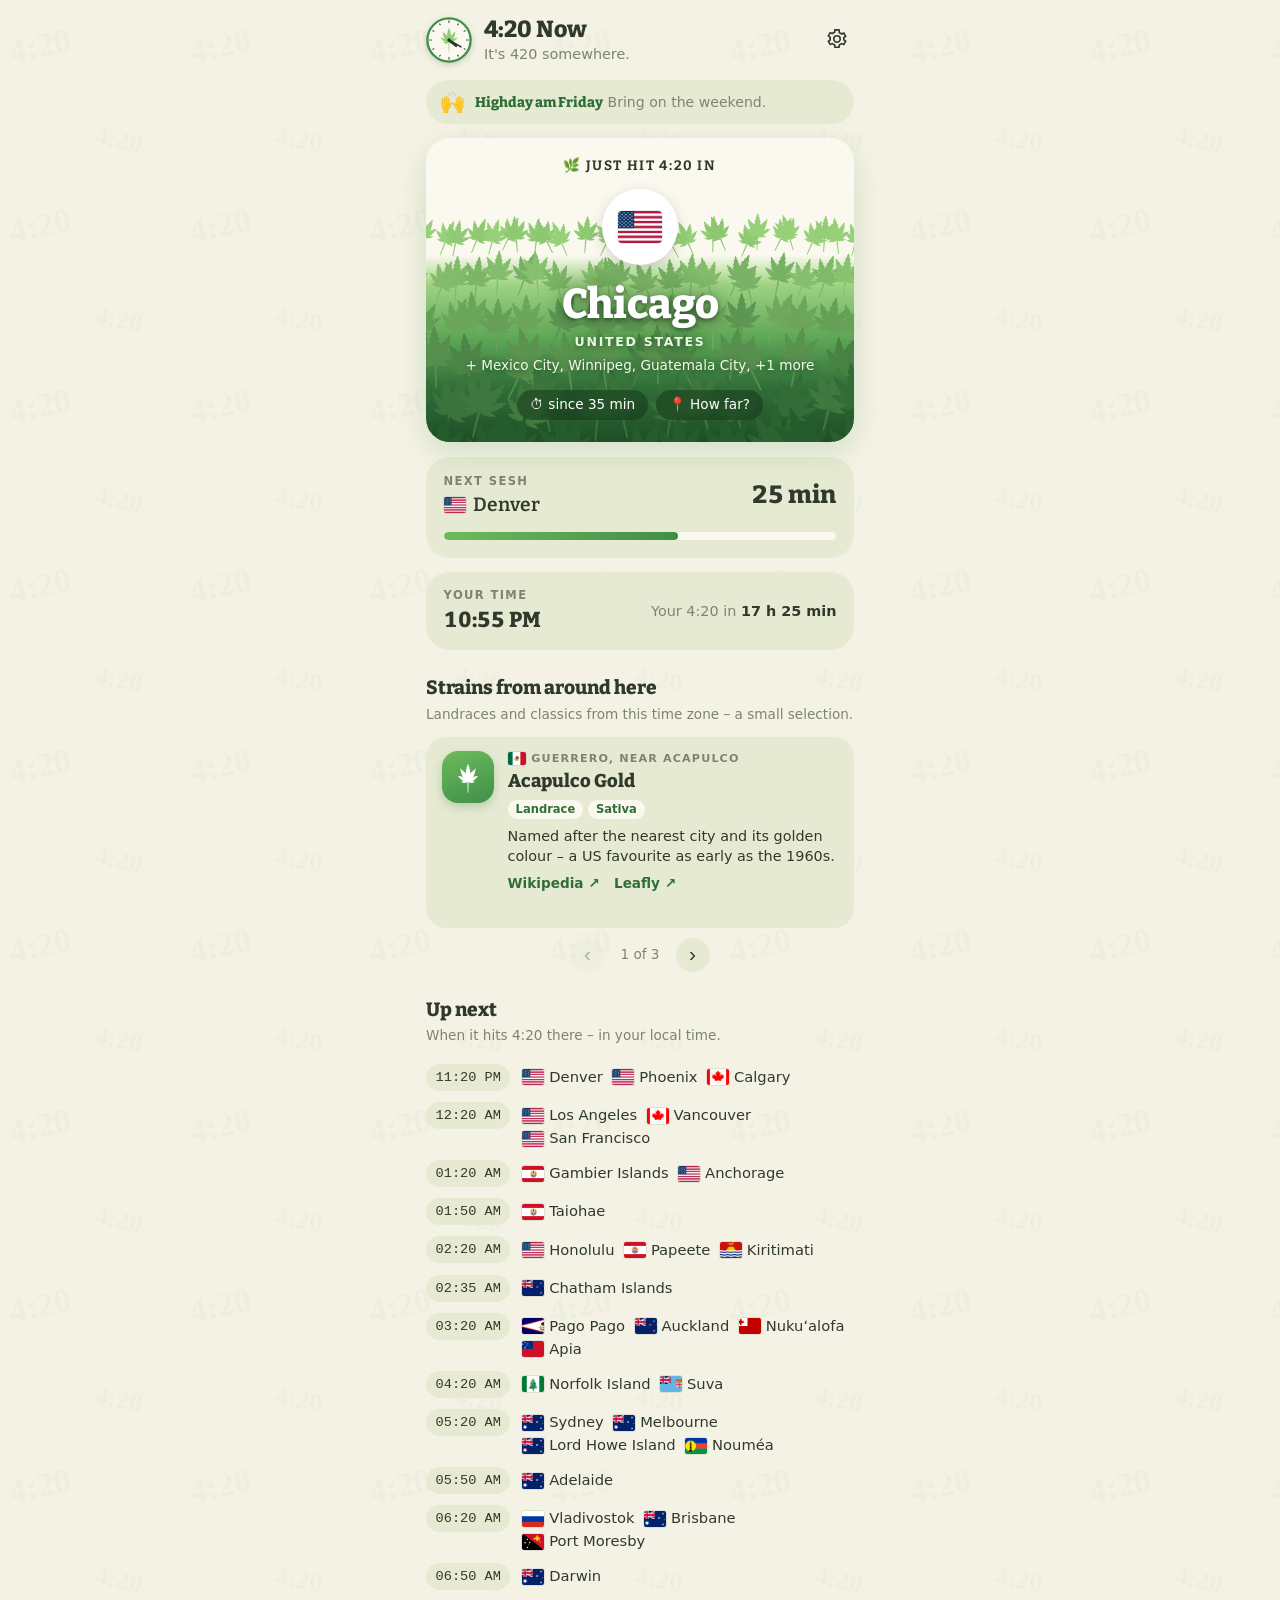
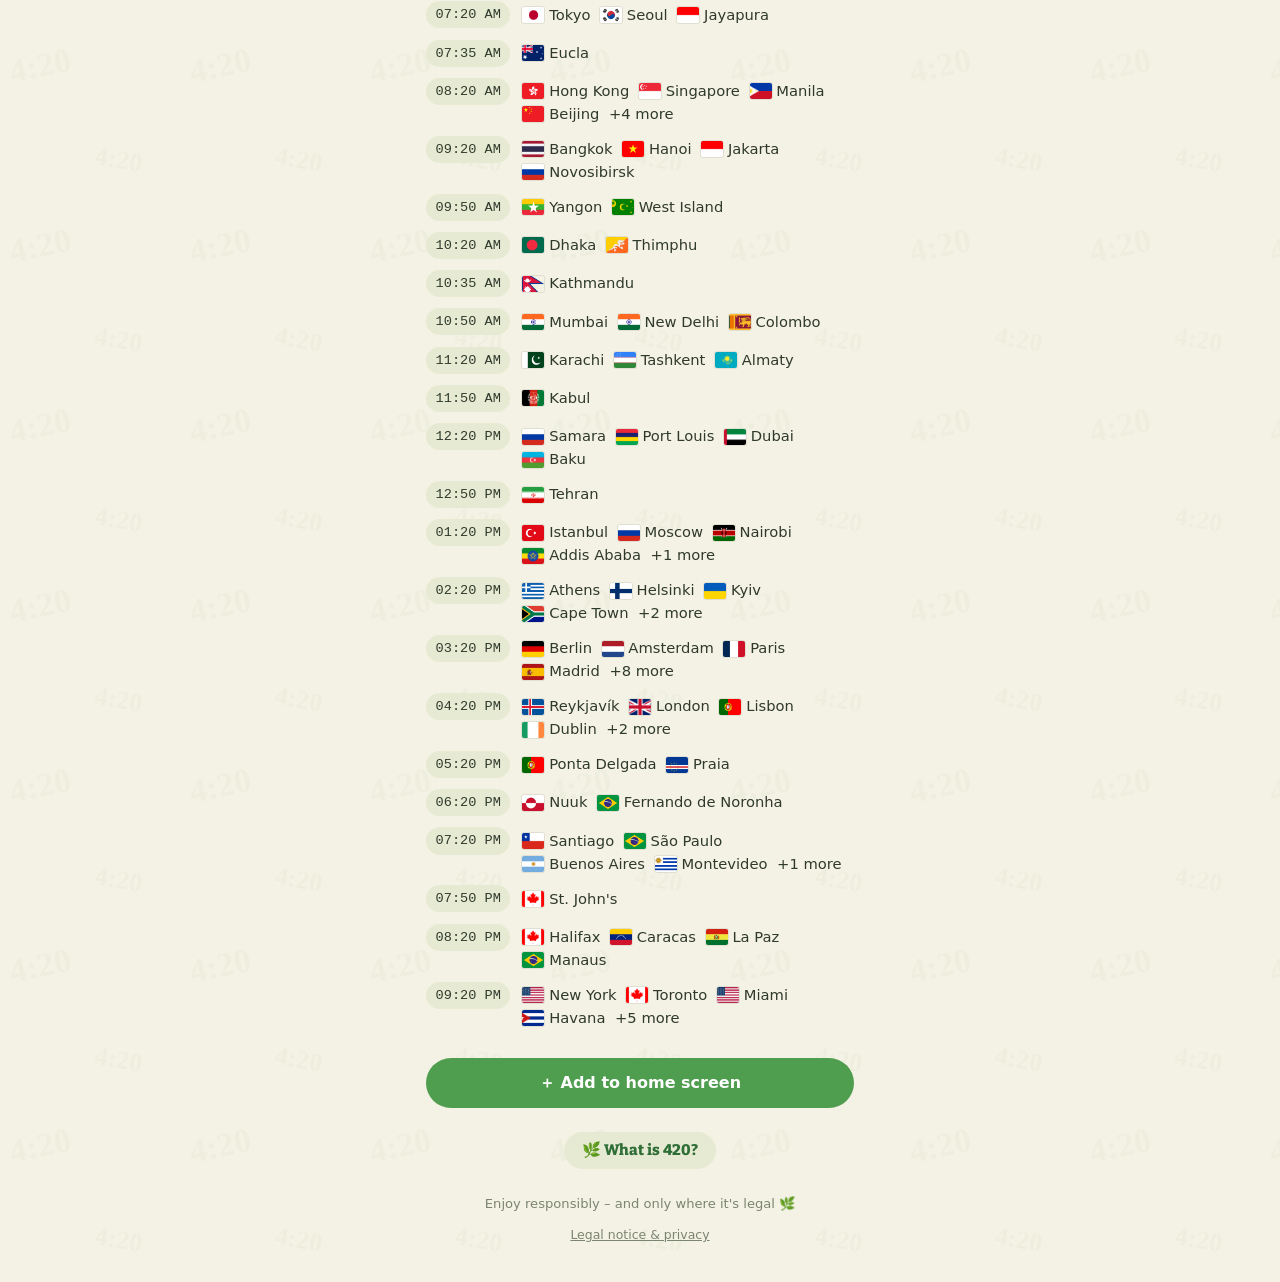
<file: index.html>
<!doctype html>
<html lang="en">
<head>
  <meta charset="utf-8" />
  <meta name="viewport" content="width=device-width, initial-scale=1, viewport-fit=cover" />
  <meta name="theme-color" content="#f4f2e4" />
  <title>4:20 Now – It's 420 somewhere</title>
  <meta name="description" content="Somewhere in the world it's always 4:20. See where right now." />
  <link rel="icon" href="icon.svg" type="image/svg+xml" />
  <link rel="apple-touch-icon" href="icon.svg" />
  <link rel="manifest" href="manifest.webmanifest" />
  <link rel="preload" href="fonts/bitter-latin.woff2" as="font" type="font/woff2" crossorigin />
  <link rel="stylesheet" href="style.css?v=3" />
</head>
<body>
  <div class="app">
    <header class="top">
      <img class="logo" src="icon.svg" alt="" width="46" height="46" />
      <div class="titles">
        <h1>4:20 Now</h1>
        <p data-i18n="tagline">It's 420 somewhere.</p>
      </div>
      <button class="icon-btn" id="settings-btn" aria-label="Settings" data-i18n-aria="settings">
        <svg viewBox="0 0 24 24" width="22" height="22" aria-hidden="true"><path fill="none" stroke="currentColor" stroke-width="1.8" d="M12 15.5a3.5 3.5 0 1 0 0-7 3.5 3.5 0 0 0 0 7Zm7.4-2.1.1-1.4-.1-1.4 2-1.6-2-3.4-2.4.9a7.6 7.6 0 0 0-2.4-1.4L14.2 2h-4.4l-.4 2.6c-.9.3-1.7.8-2.4 1.4l-2.4-.9-2 3.4 2 1.6-.1 1.4.1 1.4-2 1.6 2 3.4 2.4-.9c.7.6 1.5 1.1 2.4 1.4l.4 2.6h4.4l.4-2.6c.9-.3 1.7-.8 2.4-1.4l2.4.9 2-3.4-2-1.6Z"/></svg>
      </button>
    </header>

    <main>
      <!-- Easter egg of the day -->
      <p class="egg" id="egg" aria-live="polite"></p>

      <!-- Current place -->
      <section class="hero card" aria-live="polite">
        <p class="eyebrow"><span aria-hidden="true">🌿</span> <span id="hero-eyebrow">It's 4:20 in</span></p>
        <div class="flag-badge"><img id="hero-flag" alt="" /></div>
        <div class="haze" id="haze">
          <svg class="leaf-sea" id="leaf-sea" aria-hidden="true"></svg>
          <div class="hero-text">
            <h2 id="hero-city">…</h2>
            <p class="hero-country" id="hero-country"></p>
            <p class="hero-also" id="hero-also"></p>
            <div class="chips">
              <span class="chip" id="since-chip">⏱ <span id="since-text"></span></span>
              <button class="chip" id="distance-btn">📍 <span id="distance-text" data-i18n="howFar">How far?</span></button>
            </div>
          </div>
        </div>
      </section>

      <!-- Next place -->
      <section class="next card">
        <div class="next-row">
          <div>
            <p class="label" data-i18n="nextSesh">Next sesh</p>
            <p class="next-city"><img class="flag" id="next-flag" alt="" /> <span id="next-city"></span></p>
          </div>
          <p class="next-in" id="next-in"></p>
        </div>
        <div class="progress" role="progressbar" aria-valuemin="0" aria-valuemax="100" id="progress">
          <div class="progress-fill" id="progress-fill"></div>
        </div>
      </section>

      <!-- Your clock -->
      <section class="you card">
        <div>
          <p class="label" data-i18n="yourTime">Your time</p>
          <p class="you-clock" id="you-clock">--:--</p>
        </div>
        <p class="you-next" id="you-next"></p>
      </section>

      <!-- Strains from the current time zone -->
      <section class="strains">
        <h3 data-i18n="strainsTitle">Strains from around here</h3>
        <p class="hint" id="strains-hint"></p>
        <div id="strain-list" class="strain-list" tabindex="0" aria-roledescription="carousel"></div>
        <div class="carousel-nav" id="carousel-nav">
          <button class="nav-btn" id="strain-prev" aria-label="Previous" data-i18n-aria="prev">‹</button>
          <span id="strain-count" aria-live="polite"></span>
          <button class="nav-btn" id="strain-next" aria-label="Next" data-i18n-aria="next">›</button>
        </div>
      </section>

      <!-- Timeline -->
      <section class="timeline">
        <h3 data-i18n="upNext">Up next</h3>
        <p class="hint" data-i18n="upNextHint">When it hits 4:20 there – in your local time.</p>
        <ol id="timeline"></ol>
      </section>

      <button class="install-btn" id="install-btn" hidden>＋ <span data-i18n="install">Add to home screen</span></button>
    </main>

    <footer class="foot">
      <a class="about-link" href="about.html">🌿 <span data-i18n="whatIs420">What is 420?</span></a>
      <p data-i18n="responsibly">Enjoy responsibly – and only where it's legal 🌿</p>
      <p><a class="legal-link" href="impressum.html" data-i18n="legal">Legal notice &amp; privacy</a></p>
    </footer>
  </div>

  <dialog id="settings">
    <form method="dialog">
      <h3 data-i18n="settings">Settings</h3>
      <fieldset>
        <legend data-i18n="language">Language</legend>
        <label><input type="radio" name="lang" value="auto" /> <span data-i18n="langAuto">Automatic (browser)</span></label>
        <label><input type="radio" name="lang" value="de" /> Deutsch</label>
        <label><input type="radio" name="lang" value="en" /> English</label>
      </fieldset>
      <fieldset>
        <legend data-i18n="clock">Clock</legend>
        <label><input type="radio" name="clock" value="auto" /> <span data-i18n="langAuto">Automatic (browser)</span></label>
        <label><input type="radio" name="clock" value="24" /> 16:20</label>
        <label><input type="radio" name="clock" value="12" /> 4:20 PM</label>
      </fieldset>
      <div class="dialog-actions"><button value="close" data-i18n="close">Close</button></div>
    </form>
  </dialog>

  <script src="leaf-path.js?v=3"></script>
  <script src="cities.js?v=3"></script>
  <script src="strains.js?v=3"></script>
  <script src="app.js?v=3"></script>
</body>
</html>
</file>
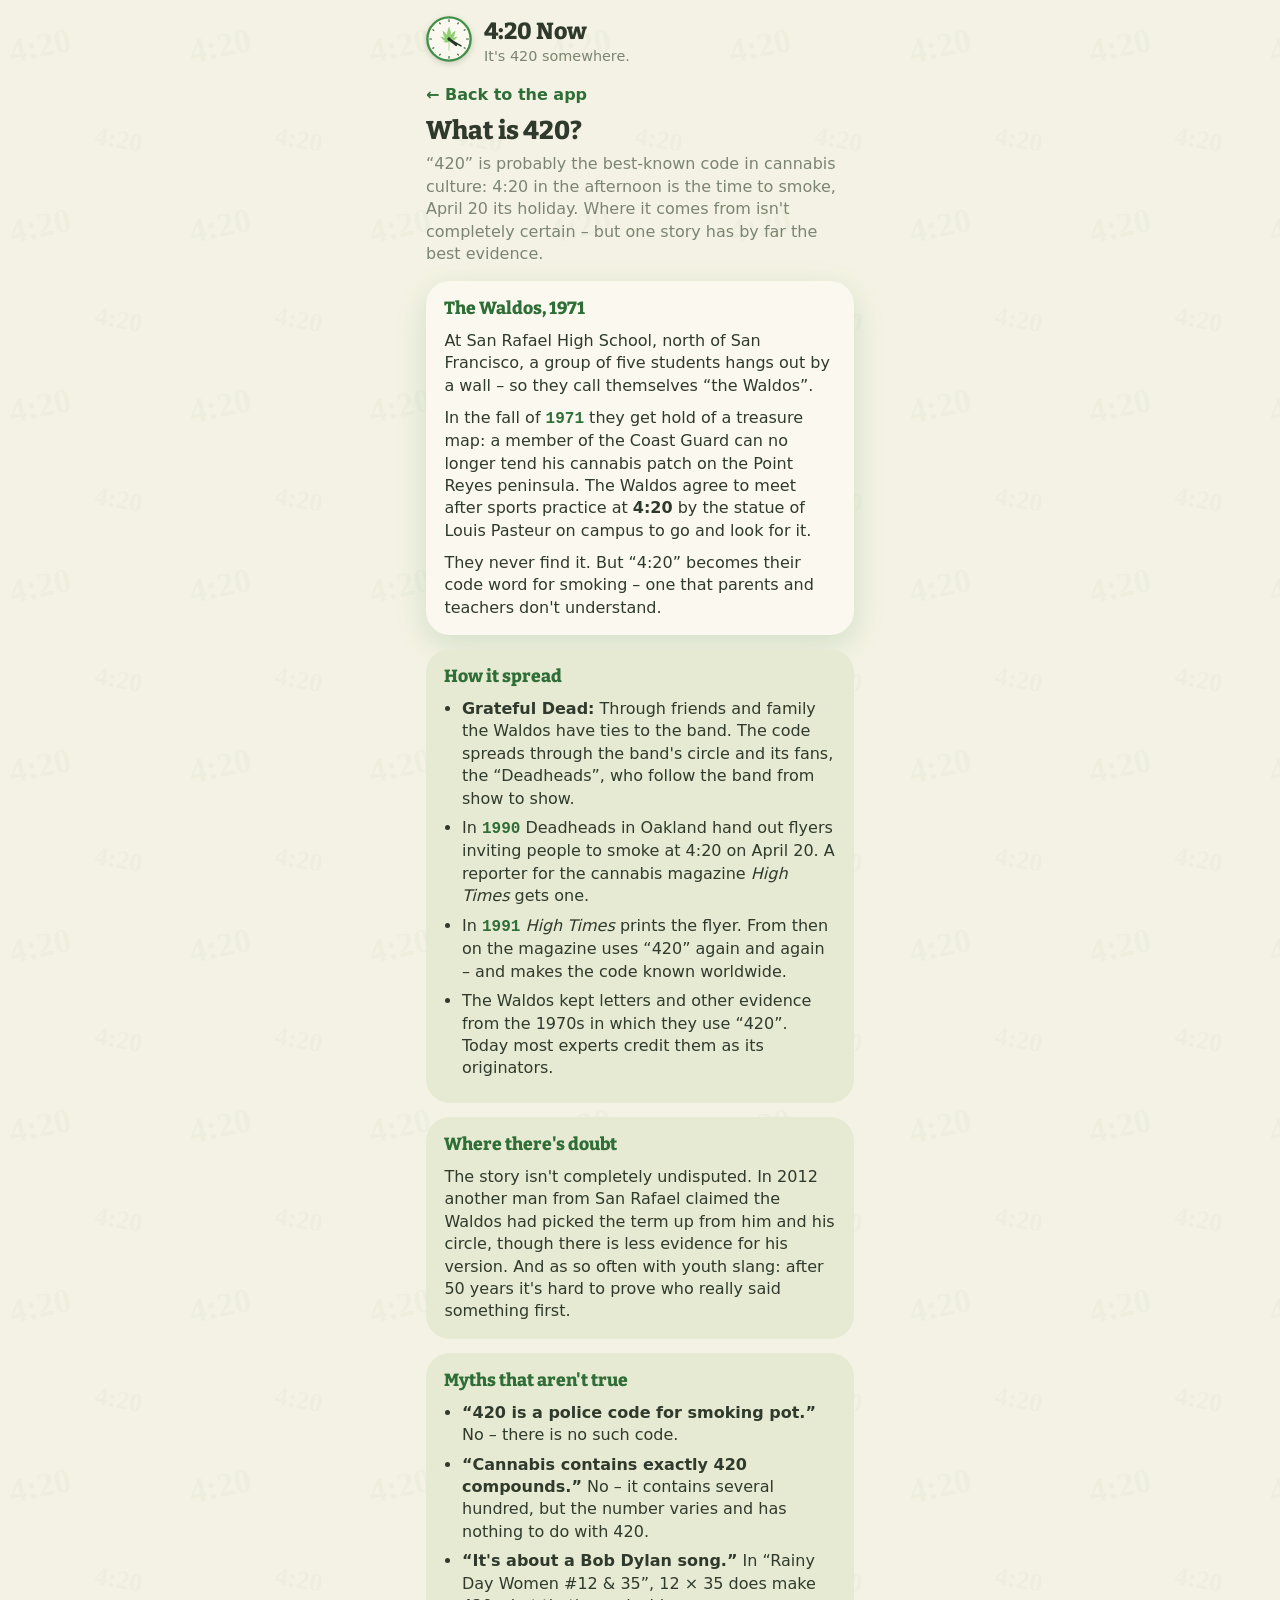
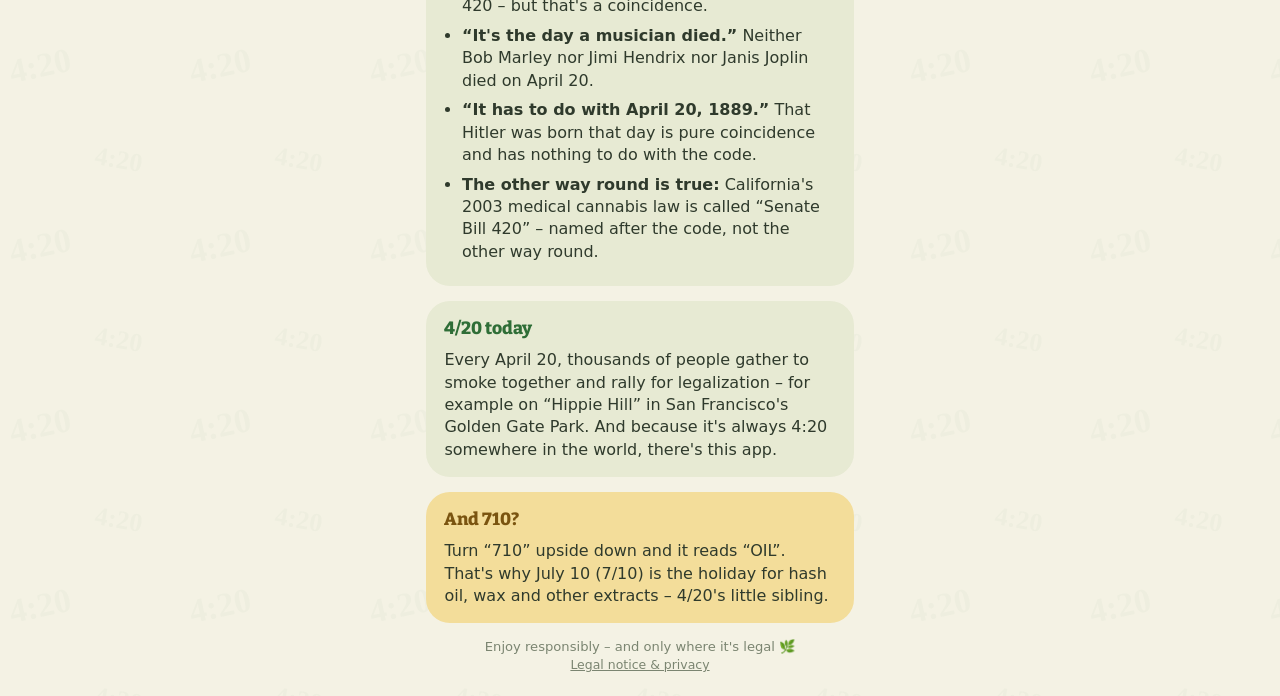
<file: about.html>
<!doctype html>
<html lang="en">
<head>
  <meta charset="utf-8" />
  <meta name="viewport" content="width=device-width, initial-scale=1, viewport-fit=cover" />
  <meta name="theme-color" content="#f4f2e4" />
  <title>What is 420? – 4:20 Now</title>
  <meta name="description" content="Where does 420 come from? The Waldos, the Grateful Dead, High Times – and the myths that aren't true." />
  <link rel="icon" href="icon.svg" type="image/svg+xml" />
  <link rel="apple-touch-icon" href="icon.svg" />
  <link rel="manifest" href="manifest.webmanifest" />
  <link rel="preload" href="fonts/bitter-latin.woff2" as="font" type="font/woff2" crossorigin />
  <link rel="stylesheet" href="style.css?v=3" />
  <script>
    // Same language choice as the app: saved setting, otherwise the browser.
    (function () {
      var saved = localStorage.getItem("lang");
      var lang = saved && saved !== "auto" ? saved
        : (navigator.language || "en").toLowerCase().indexOf("de") === 0 ? "de" : "en";
      document.documentElement.lang = lang;
    })();
  </script>
  <style>
    html[lang="de"] [lang="en"], html:not([lang="de"]) [lang="de"] { display: none; }
    .story h2 { font-family: var(--serif); font-weight: 800; font-size: 1.6rem; line-height: 1.2; margin: 0.2rem 0 0.4rem; }
    .story .lead { color: var(--muted); margin: 0 0 1rem; }
    .story .card { padding: 1rem 1.15rem; }
    .story .card.first { background: var(--card-top); box-shadow: 0 10px 30px rgba(63, 143, 72, 0.18); }
    .story h3 { font-family: var(--serif); font-weight: 800; font-size: 1.1rem; margin: 0 0 0.5rem; color: var(--green-dark); }
    .story p { margin: 0 0 0.6rem; }
    .story p:last-child, .story ul:last-child { margin-bottom: 0; }
    .story ul { margin: 0; padding-left: 1.1rem; }
    .story li { margin-bottom: 0.45rem; }
    .story .year { font-family: var(--mono); font-weight: 700; color: var(--green-dark); }
    .story .oil { background: #f3dd9a; }
    .story .oil h3 { color: #7a5410; }
    .back { color: var(--green-dark); font-weight: 700; text-decoration: none; }
    .back:hover { text-decoration: underline; }
    .titles a { color: inherit; text-decoration: none; }
  </style>
</head>
<body>
  <div class="app">
    <header class="top">
      <a href="./"><img class="logo" src="icon.svg" alt="" width="46" height="46" /></a>
      <div class="titles">
        <h1><a href="./">4:20 Now</a></h1>
        <p><span lang="en">It's 420 somewhere.</span><span lang="de">Irgendwo ist immer 4:20.</span></p>
      </div>
    </header>

    <!-- ========== Deutsch ========== -->
    <main class="story" lang="de">
      <p><a class="back" href="./">← Zurück zur App</a></p>
      <h2>Was ist 420?</h2>
      <p class="lead">„420“ ist der wohl bekannteste Code der Kifferkultur: 4:20 Uhr nachmittags ist die Zeit zum Kiffen, der 20. April ihr Feiertag. Woher der Code kommt, ist nicht ganz sicher – aber eine Geschichte hat die besten Belege.</p>

      <section class="card first">
        <h3>Die Waldos, 1971</h3>
        <p>An der San Rafael High School nördlich von San Francisco hängt eine Clique von fünf Schülern an einer Mauer ab – deshalb nennen sie sich „die Waldos“.</p>
        <p>Im Herbst <span class="year">1971</span> bekommen sie eine Schatzkarte: Ein Mitglied der Küstenwache kann sein Hanffeld auf der Halbinsel Point Reyes nicht mehr pflegen. Die Waldos verabreden sich nach dem Training um <b>4:20</b> an der Statue von Louis Pasteur auf dem Schulgelände, um das Feld zu suchen.</p>
        <p>Gefunden haben sie es nie. Aber „4:20“ wird ihr Codewort fürs Kiffen – eins, das Eltern und Lehrer nicht verstehen.</p>
      </section>

      <section class="card">
        <h3>Wie es um die Welt ging</h3>
        <ul>
          <li><b>Grateful Dead:</b> Über Freunde und Familie haben die Waldos Kontakt zur Band. Der Code verbreitet sich in deren Umfeld und unter den Fans, den „Deadheads“, die der Band von Konzert zu Konzert folgen.</li>
          <li><span class="year">1990</span> verteilen Deadheads in Oakland Flyer: Treffen am 20. April um 4:20 zum Kiffen. Ein Reporter des Cannabis-Magazins <i>High Times</i> bekommt einen davon.</li>
          <li><span class="year">1991</span> druckt <i>High Times</i> den Flyer ab. Danach benutzt das Magazin „420“ immer wieder – und macht den Code weltweit bekannt.</li>
          <li>Die Waldos haben Briefe und andere Belege aus den 1970ern aufgehoben, in denen sie „420“ benutzen. Heute gelten sie bei den meisten Fachleuten als Urheber.</li>
        </ul>
      </section>

      <section class="card">
        <h3>Wo es Zweifel gibt</h3>
        <p>Ganz unumstritten ist die Geschichte nicht. Ein anderer Mann aus San Rafael behauptete 2012, die Waldos hätten den Begriff von ihm und seinem Umfeld übernommen. Für diese Version gibt es aber weniger Belege. Und wie so oft bei Codes aus der Jugendkultur: Wer etwas wirklich zuerst gesagt hat, lässt sich nach 50 Jahren kaum noch beweisen.</p>
      </section>

      <section class="card">
        <h3>Mythen, die nicht stimmen</h3>
        <ul>
          <li><b>„420 ist ein Polizeicode für Kiffen.“</b> Nein – einen solchen Code gibt es nicht.</li>
          <li><b>„Hanf enthält genau 420 Wirkstoffe.“</b> Nein – Cannabis enthält mehrere hundert Stoffe, aber die Zahl schwankt und hat mit 420 nichts zu tun.</li>
          <li><b>„Es geht um einen Song von Bob Dylan.“</b> In „Rainy Day Women #12 &amp; 35“ ergibt 12 × 35 zwar 420 – aber das ist Zufall.</li>
          <li><b>„Es ist der Todestag eines Musikers.“</b> Weder Bob Marley noch Jimi Hendrix noch Janis Joplin sind am 20. April gestorben.</li>
          <li><b>„Es hat mit dem 20. April 1889 zu tun.“</b> Dass an dem Tag auch Hitler geboren wurde, ist reiner Zufall und hat mit dem Code nichts zu tun.</li>
          <li><b>Andersherum stimmt es:</b> Das kalifornische Gesetz zu medizinischem Cannabis von 2003 heißt „Senate Bill 420“ – benannt nach dem Code, nicht umgekehrt.</li>
        </ul>
      </section>

      <section class="card">
        <h3>4/20 heute</h3>
        <p>Am 20. April treffen sich jedes Jahr Tausende Menschen, um gemeinsam zu kiffen und für Legalisierung zu demonstrieren – zum Beispiel auf dem „Hippie Hill“ im Golden Gate Park in San Francisco. Und weil es auf der Welt immer irgendwo 4:20 ist, gibt es diese App.</p>
      </section>

      <section class="card oil">
        <h3>Und 710?</h3>
        <p>Dreh „710“ auf den Kopf, dann steht da „OIL“. Deshalb ist der 10. Juli (7/10) der Feiertag für Haschöl, Wax und andere Extrakte – den kleinen Bruder von 4/20.</p>
      </section>

      <p class="foot">Bitte verantwortungsvoll genießen – und nur, wo es legal ist 🌿<br /><a class="legal-link" href="impressum.html">Impressum &amp; Datenschutz</a></p>
    </main>

    <!-- ========== English ========== -->
    <main class="story" lang="en">
      <p><a class="back" href="./">← Back to the app</a></p>
      <h2>What is 420?</h2>
      <p class="lead">“420” is probably the best-known code in cannabis culture: 4:20 in the afternoon is the time to smoke, April 20 its holiday. Where it comes from isn't completely certain – but one story has by far the best evidence.</p>

      <section class="card first">
        <h3>The Waldos, 1971</h3>
        <p>At San Rafael High School, north of San Francisco, a group of five students hangs out by a wall – so they call themselves “the Waldos”.</p>
        <p>In the fall of <span class="year">1971</span> they get hold of a treasure map: a member of the Coast Guard can no longer tend his cannabis patch on the Point Reyes peninsula. The Waldos agree to meet after sports practice at <b>4:20</b> by the statue of Louis Pasteur on campus to go and look for it.</p>
        <p>They never find it. But “4:20” becomes their code word for smoking – one that parents and teachers don't understand.</p>
      </section>

      <section class="card">
        <h3>How it spread</h3>
        <ul>
          <li><b>Grateful Dead:</b> Through friends and family the Waldos have ties to the band. The code spreads through the band's circle and its fans, the “Deadheads”, who follow the band from show to show.</li>
          <li>In <span class="year">1990</span> Deadheads in Oakland hand out flyers inviting people to smoke at 4:20 on April 20. A reporter for the cannabis magazine <i>High Times</i> gets one.</li>
          <li>In <span class="year">1991</span> <i>High Times</i> prints the flyer. From then on the magazine uses “420” again and again – and makes the code known worldwide.</li>
          <li>The Waldos kept letters and other evidence from the 1970s in which they use “420”. Today most experts credit them as its originators.</li>
        </ul>
      </section>

      <section class="card">
        <h3>Where there's doubt</h3>
        <p>The story isn't completely undisputed. In 2012 another man from San Rafael claimed the Waldos had picked the term up from him and his circle, though there is less evidence for his version. And as so often with youth slang: after 50 years it's hard to prove who really said something first.</p>
      </section>

      <section class="card">
        <h3>Myths that aren't true</h3>
        <ul>
          <li><b>“420 is a police code for smoking pot.”</b> No – there is no such code.</li>
          <li><b>“Cannabis contains exactly 420 compounds.”</b> No – it contains several hundred, but the number varies and has nothing to do with 420.</li>
          <li><b>“It's about a Bob Dylan song.”</b> In “Rainy Day Women #12 &amp; 35”, 12 × 35 does make 420 – but that's a coincidence.</li>
          <li><b>“It's the day a musician died.”</b> Neither Bob Marley nor Jimi Hendrix nor Janis Joplin died on April 20.</li>
          <li><b>“It has to do with April 20, 1889.”</b> That Hitler was born that day is pure coincidence and has nothing to do with the code.</li>
          <li><b>The other way round is true:</b> California's 2003 medical cannabis law is called “Senate Bill 420” – named after the code, not the other way round.</li>
        </ul>
      </section>

      <section class="card">
        <h3>4/20 today</h3>
        <p>Every April 20, thousands of people gather to smoke together and rally for legalization – for example on “Hippie Hill” in San Francisco's Golden Gate Park. And because it's always 4:20 somewhere in the world, there's this app.</p>
      </section>

      <section class="card oil">
        <h3>And 710?</h3>
        <p>Turn “710” upside down and it reads “OIL”. That's why July 10 (7/10) is the holiday for hash oil, wax and other extracts – 4/20's little sibling.</p>
      </section>

      <p class="foot">Enjoy responsibly – and only where it's legal 🌿<br /><a class="legal-link" href="impressum.html">Legal notice &amp; privacy</a></p>
    </main>
  </div>
  <script>
    document.title = document.documentElement.lang === "de" ? "Was ist 420? – 4:20 Now" : "What is 420? – 4:20 Now";
  </script>
</body>
</html>
</file>
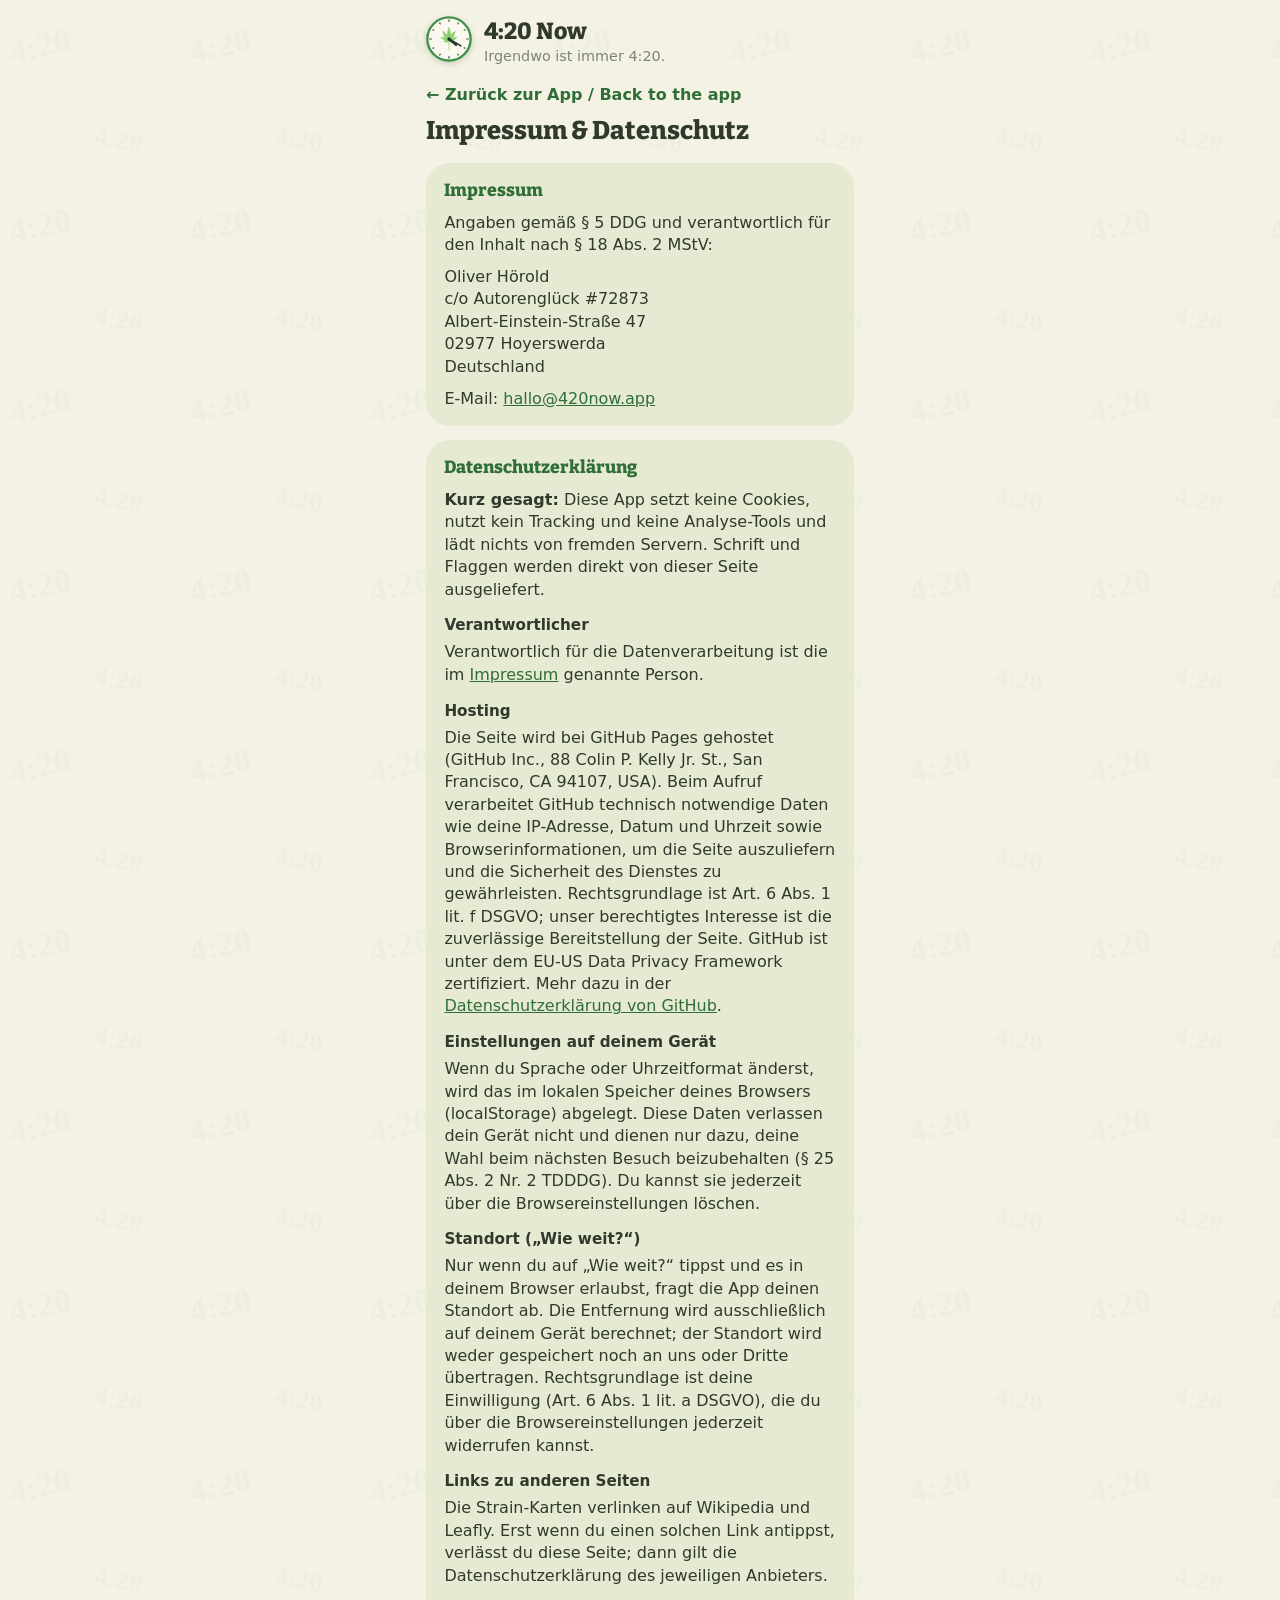
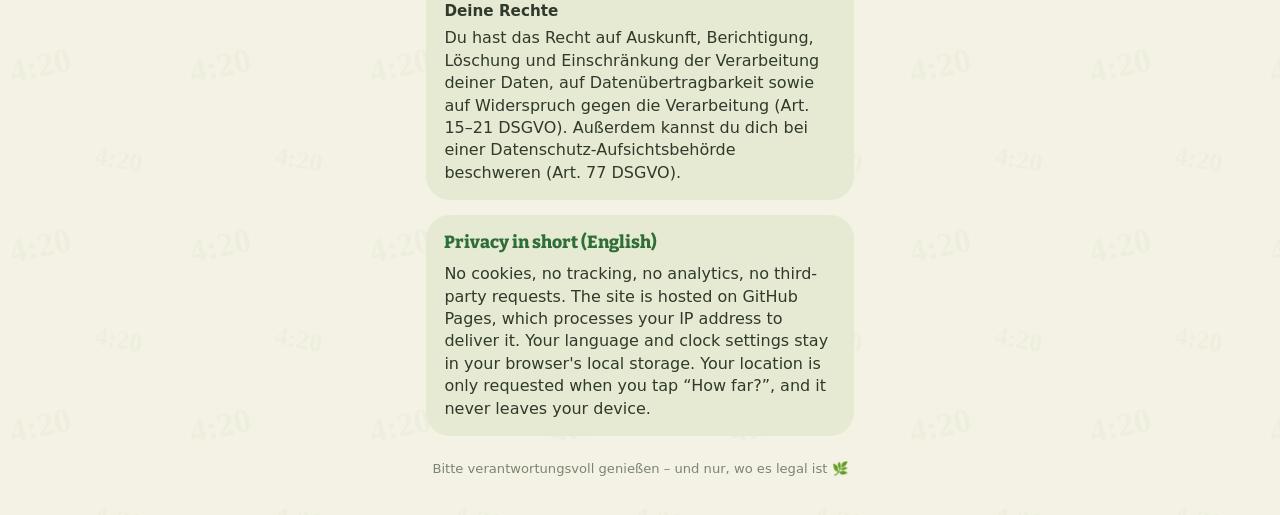
<file: impressum.html>
<!doctype html>
<html lang="de">
<head>
  <meta charset="utf-8" />
  <meta name="viewport" content="width=device-width, initial-scale=1, viewport-fit=cover" />
  <meta name="theme-color" content="#f4f2e4" />
  <meta name="robots" content="noindex" />
  <title>Impressum &amp; Datenschutz – 4:20 Now</title>
  <link rel="icon" href="icon.svg" type="image/svg+xml" />
  <link rel="preload" href="fonts/bitter-latin.woff2" as="font" type="font/woff2" crossorigin />
  <link rel="stylesheet" href="style.css?v=3" />
  <style>
    .story h2 { font-family: var(--serif); font-weight: 800; font-size: 1.6rem; line-height: 1.2; margin: 0.2rem 0 1rem; }
    .story .card { padding: 1rem 1.15rem; }
    .story h3 { font-family: var(--serif); font-weight: 800; font-size: 1.1rem; margin: 0 0 0.5rem; color: var(--green-dark); }
    .story h4 { font-size: 0.95rem; margin: 0.9rem 0 0.3rem; }
    .story p { margin: 0 0 0.6rem; }
    .story p:last-child, .story ul:last-child { margin-bottom: 0; }
    .story ul { margin: 0 0 0.6rem; padding-left: 1.1rem; }
    .story li { margin-bottom: 0.3rem; }
    .story a { color: var(--green-dark); }
    .back { font-weight: 700; text-decoration: none; }
    .titles a { color: inherit; text-decoration: none; }
  </style>
</head>
<body>
  <div class="app">
    <header class="top">
      <a href="./"><img class="logo" src="icon.svg" alt="" width="46" height="46" /></a>
      <div class="titles">
        <h1><a href="./">4:20 Now</a></h1>
        <p>Irgendwo ist immer 4:20.</p>
      </div>
    </header>

    <main class="story">
      <p><a class="back" href="./">← Zurück zur App / Back to the app</a></p>
      <h2>Impressum &amp; Datenschutz</h2>

      <section class="card" id="impressum">
        <h3>Impressum</h3>
        <p>Angaben gemäß § 5 DDG und verantwortlich für den Inhalt nach § 18 Abs. 2 MStV:</p>
        <p>
          Oliver Hörold<br />
          c/o Autorenglück #72873<br />
          Albert-Einstein-Straße 47<br />
          02977 Hoyerswerda<br />
          Deutschland
        </p>
        <p>E-Mail: <a href="mailto:hallo@420now.app">hallo@420now.app</a></p>
      </section>

      <section class="card" id="datenschutz">
        <h3>Datenschutzerklärung</h3>
        <p><b>Kurz gesagt:</b> Diese App setzt keine Cookies, nutzt kein Tracking und keine Analyse-Tools und lädt nichts von fremden Servern. Schrift und Flaggen werden direkt von dieser Seite ausgeliefert.</p>

        <h4>Verantwortlicher</h4>
        <p>Verantwortlich für die Datenverarbeitung ist die im <a href="#impressum">Impressum</a> genannte Person.</p>

        <h4>Hosting</h4>
        <p>Die Seite wird bei GitHub Pages gehostet (GitHub Inc., 88 Colin P. Kelly Jr. St., San Francisco, CA 94107, USA). Beim Aufruf verarbeitet GitHub technisch notwendige Daten wie deine IP-Adresse, Datum und Uhrzeit sowie Browserinformationen, um die Seite auszuliefern und die Sicherheit des Dienstes zu gewährleisten. Rechtsgrundlage ist Art. 6 Abs. 1 lit. f DSGVO; unser berechtigtes Interesse ist die zuverlässige Bereitstellung der Seite. GitHub ist unter dem EU-US Data Privacy Framework zertifiziert. Mehr dazu in der <a href="https://docs.github.com/de/site-policy/privacy-policies/github-general-privacy-statement" target="_blank" rel="noopener">Datenschutzerklärung von GitHub</a>.</p>

        <h4>Einstellungen auf deinem Gerät</h4>
        <p>Wenn du Sprache oder Uhrzeitformat änderst, wird das im lokalen Speicher deines Browsers (localStorage) abgelegt. Diese Daten verlassen dein Gerät nicht und dienen nur dazu, deine Wahl beim nächsten Besuch beizubehalten (§ 25 Abs. 2 Nr. 2 TDDDG). Du kannst sie jederzeit über die Browsereinstellungen löschen.</p>

        <h4>Standort („Wie weit?“)</h4>
        <p>Nur wenn du auf „Wie weit?“ tippst und es in deinem Browser erlaubst, fragt die App deinen Standort ab. Die Entfernung wird ausschließlich auf deinem Gerät berechnet; der Standort wird weder gespeichert noch an uns oder Dritte übertragen. Rechtsgrundlage ist deine Einwilligung (Art. 6 Abs. 1 lit. a DSGVO), die du über die Browsereinstellungen jederzeit widerrufen kannst.</p>

        <h4>Links zu anderen Seiten</h4>
        <p>Die Strain-Karten verlinken auf Wikipedia und Leafly. Erst wenn du einen solchen Link antippst, verlässt du diese Seite; dann gilt die Datenschutzerklärung des jeweiligen Anbieters.</p>

        <h4>Deine Rechte</h4>
        <p>Du hast das Recht auf Auskunft, Berichtigung, Löschung und Einschränkung der Verarbeitung deiner Daten, auf Datenübertragbarkeit sowie auf Widerspruch gegen die Verarbeitung (Art. 15–21 DSGVO). Außerdem kannst du dich bei einer Datenschutz-Aufsichtsbehörde beschweren (Art. 77 DSGVO).</p>
      </section>

      <section class="card" lang="en">
        <h3>Privacy in short (English)</h3>
        <p>No cookies, no tracking, no analytics, no third-party requests. The site is hosted on GitHub Pages, which processes your IP address to deliver it. Your language and clock settings stay in your browser's local storage. Your location is only requested when you tap “How far?”, and it never leaves your device.</p>
      </section>
    </main>

    <footer class="foot">
      <p>Bitte verantwortungsvoll genießen – und nur, wo es legal ist 🌿</p>
    </footer>
  </div>
</body>
</html>
</file>
<file: style.css>
/* Bitter (SIL Open Font License, see fonts/OFL.txt), self-hosted */
@font-face {
  font-family: "Bitter";
  font-style: normal;
  font-weight: 600 800;
  font-display: swap;
  src: url("fonts/bitter-latin-ext.woff2") format("woff2");
  unicode-range: U+0100-02BA, U+02BD-02C5, U+02C7-02CC, U+02CE-02D7, U+02DD-02FF, U+0304, U+0308, U+0329, U+1D00-1DBF, U+1E00-1E9F, U+1EF2-1EFF, U+2020, U+20A0-20AB, U+20AD-20C4, U+2113, U+2C60-2C7F, U+A720-A7FF;
}
@font-face {
  font-family: "Bitter";
  font-style: normal;
  font-weight: 600 800;
  font-display: swap;
  src: url("fonts/bitter-vietnamese.woff2") format("woff2");
  unicode-range: U+0102-0103, U+0110-0111, U+0128-0129, U+0168-0169, U+01A0-01A1, U+01AF-01B0, U+0300-0301, U+0303-0304, U+0308-0309, U+0323, U+0329, U+1EA0-1EF9, U+20AB;
}
@font-face {
  font-family: "Bitter";
  font-style: normal;
  font-weight: 600 800;
  font-display: swap;
  src: url("fonts/bitter-latin.woff2") format("woff2");
  unicode-range: U+0000-00FF, U+0131, U+0152-0153, U+02BB-02BC, U+02C6, U+02DA, U+02DC, U+0304, U+0308, U+0329, U+2000-206F, U+20AC, U+2122, U+2191, U+2193, U+2212, U+2215, U+FEFF, U+FFFD;
}

:root {
  --page: #f4f2e4;
  --card: #e7ead3;
  --card-top: #fbf9ef;
  --ink: #2f3a2c;
  --muted: #7b8571;
  --green: #4f9d4f;
  --green-dark: #2f6e37;
  --haze-1: #b5e39a;
  --haze-2: #6dbb5c;
  --haze-3: #3f8f48;
  --radius: 24px;
  --serif: "Bitter", Georgia, serif;
  --sans: system-ui, -apple-system, "Segoe UI", Roboto, sans-serif;
  --mono: ui-monospace, "Cascadia Mono", Menlo, Consolas, monospace;
}

* { box-sizing: border-box; }

html { -webkit-text-size-adjust: 100%; }

body {
  margin: 0;
  background-color: var(--page);
  background-image: url("data:image/svg+xml,%3Csvg xmlns='http://www.w3.org/2000/svg' width='180' height='180' viewBox='0 0 180 180'%3E%3Cg fill='%233f8f48' fill-opacity='0.03' font-family='Georgia,serif' font-weight='700'%3E%3Ctext x='10' y='55' font-size='34' transform='rotate(-12 50 50)'%3E4:20%3C/text%3E%3Ctext x='95' y='150' font-size='26' transform='rotate(10 130 140)'%3E4:20%3C/text%3E%3C/g%3E%3C/svg%3E");
  color: var(--ink);
  font-family: var(--sans);
  line-height: 1.4;
}

.app {
  max-width: 460px;
  margin: 0 auto;
  padding: max(1rem, env(safe-area-inset-top)) 1rem 1.5rem;
}

/* ---------- header ---------- */
.top {
  display: flex;
  align-items: center;
  gap: 0.75rem;
  margin-bottom: 1rem;
}
.logo { flex: none; filter: drop-shadow(0 2px 3px rgba(47, 58, 44, 0.2)); }
.titles { flex: 1; min-width: 0; }
.titles h1 {
  margin: 0;
  font-family: var(--serif);
  font-weight: 800;
  font-size: 1.45rem;
  line-height: 1.15;
}
.titles p { margin: 0.1rem 0 0; color: var(--muted); font-size: 0.9rem; }
.icon-btn {
  flex: none;
  border: 0;
  background: none;
  color: var(--ink);
  padding: 0.4rem;
  border-radius: 50%;
  cursor: pointer;
}
.icon-btn:hover { background: var(--card); }

/* ---------- easter egg of the day ---------- */
.egg {
  display: flex;
  align-items: center;
  gap: 0.6rem;
  margin: 0 0 0.9rem;
  padding: 0.55rem 0.9rem;
  border-radius: 999px;
  background: var(--card);
  font-size: 0.88rem;
  line-height: 1.3;
}
.egg:empty { display: none; }
.egg b { font-family: var(--serif); font-weight: 800; color: var(--green-dark); }
.egg-sub { color: var(--muted); }
.egg-emoji { flex: none; font-size: 1.25rem; }
.egg-morning { background: #f6ecc8; }
.egg-oil { background: #f3dd9a; }
.egg-oil b { color: #7a5410; }
.egg-apr20, .egg-apr1, .egg-jul10 {
  background: linear-gradient(90deg, #4f9d4f, #2f6e37);
  box-shadow: 0 6px 18px rgba(63, 143, 72, 0.25);
}
.egg-apr20 b, .egg-apr1 b, .egg-jul10 b,
.egg-apr20 .egg-sub, .egg-apr1 .egg-sub, .egg-jul10 .egg-sub { color: #fff; }
.egg-apr20 .egg-sub, .egg-apr1 .egg-sub, .egg-jul10 .egg-sub { opacity: 0.85; }
.egg-apr20 .egg-emoji { animation: wiggle 1.2s ease-in-out infinite alternate; }
@keyframes wiggle { from { transform: rotate(-12deg) scale(1); } to { transform: rotate(12deg) scale(1.15); } }
@media (prefers-reduced-motion: reduce) { .egg-apr20 .egg-emoji { animation: none; } }

/* ---------- cards ---------- */
.card {
  background: var(--card);
  border-radius: var(--radius);
  margin-bottom: 0.9rem;
}
.label, .eyebrow {
  margin: 0;
  font-size: 0.72rem;
  font-weight: 700;
  letter-spacing: 0.12em;
  text-transform: uppercase;
  color: var(--muted);
}

/* ---------- hero ---------- */
.hero {
  position: relative;
  overflow: hidden;
  background: var(--card-top);
  box-shadow: 0 10px 30px rgba(63, 143, 72, 0.18);
  text-align: center;
  padding-top: 1.1rem;
}
.eyebrow {
  font-family: var(--serif);
  font-size: 0.85rem;
  color: var(--ink);
}
.flag-badge {
  position: relative;
  z-index: 2;
  width: 76px;
  height: 76px;
  margin: 0.9rem auto -38px;
  border-radius: 50%;
  background: #fff;
  box-shadow: 0 4px 14px rgba(47, 58, 44, 0.18);
  display: grid;
  place-items: center;
}
.flag-badge img {
  width: 44px;
  height: 32px;
  object-fit: cover;
  border-radius: 4px;
  box-shadow: 0 0 0 1px rgba(0, 0, 0, 0.08);
}

.haze {
  position: relative;
  /* Dark green "ground" that shows between the leaves; transparent at the very top
     so the leaf tips form the upper edge. */
  background: linear-gradient(180deg, transparent 0, transparent 28px, #9fd283 58px, #5fa857 110px, #2f6e37 75%, #1f4d27 100%);
  padding: 3.4rem 1rem 1.4rem;
}

.leaf-sea {
  position: absolute;
  left: 0;
  top: -40px;
  width: 100%;
  height: calc(100% + 40px);
  pointer-events: none;
  overflow: hidden;
}
.leaf-sea .sway {
  animation: sway 5s ease-in-out infinite alternate;
}
@keyframes sway {
  from { transform: rotate(-5deg); }
  to   { transform: rotate(5deg); }
}

.hero-text { position: relative; z-index: 1; }
.hero-text h2 {
  margin: 0;
  font-family: var(--serif);
  font-weight: 800;
  font-size: clamp(2rem, 9vw, 2.6rem);
  line-height: 1.1;
  color: #fff;
  text-shadow: 0 2px 4px rgba(15, 45, 20, 0.55), 0 0 22px rgba(15, 45, 20, 0.55);
}
.hero-country {
  margin: 0.35rem 0 0;
  font-size: 0.78rem;
  font-weight: 700;
  letter-spacing: 0.14em;
  text-transform: uppercase;
  color: #eaf7e1;
  text-shadow: 0 1px 6px rgba(15, 45, 20, 0.7);
}
.hero-also {
  margin: 0.35rem 0 0;
  font-size: 0.85rem;
  color: #f2fbec;
  min-height: 1.2em;
  text-shadow: 0 1px 6px rgba(15, 45, 20, 0.7);
}
.chips {
  display: flex;
  justify-content: center;
  flex-wrap: wrap;
  gap: 0.5rem;
  margin-top: 0.9rem;
}
.chip {
  border: 0;
  font: inherit;
  font-size: 0.85rem;
  color: #fff;
  background: rgba(20, 55, 26, 0.55);
  padding: 0.35rem 0.8rem;
  border-radius: 999px;
  backdrop-filter: blur(3px);
}
button.chip { cursor: pointer; }
button.chip:hover { background: rgba(20, 55, 26, 0.75); }
.hero.lit .chip#since-chip { background: #fff; color: var(--green-dark); font-weight: 700; }

/* ---------- next ---------- */
.next { padding: 1rem 1.1rem 1.1rem; }
.next-row { display: flex; align-items: center; justify-content: space-between; gap: 1rem; }
.next-city {
  margin: 0.2rem 0 0;
  font-family: var(--serif);
  font-weight: 600;
  font-size: 1.2rem;
  display: flex;
  align-items: center;
  gap: 0.45rem;
}
.next-in {
  margin: 0;
  font-family: var(--serif);
  font-weight: 800;
  font-size: 1.55rem;
  white-space: nowrap;
  font-variant-numeric: tabular-nums;
}
.progress {
  margin-top: 0.85rem;
  height: 8px;
  border-radius: 999px;
  background: #fbf9ef;
  overflow: hidden;
}
.progress-fill {
  height: 100%;
  width: 0;
  border-radius: inherit;
  background: linear-gradient(90deg, var(--haze-2), var(--haze-3));
  transition: width 0.9s linear;
}

.flag {
  width: 22px;
  height: 16px;
  object-fit: cover;
  border-radius: 2px;
  box-shadow: 0 0 0 1px rgba(0, 0, 0, 0.08);
  flex: none;
}

/* ---------- you ---------- */
.you {
  padding: 0.9rem 1.1rem;
  display: flex;
  align-items: center;
  justify-content: space-between;
  gap: 1rem;
}
.you-clock {
  margin: 0.15rem 0 0;
  font-family: var(--serif);
  font-weight: 800;
  font-size: 1.35rem;
  font-variant-numeric: tabular-nums;
}
.you-next { margin: 0; text-align: right; color: var(--muted); font-size: 0.9rem; }
.you-next b { color: var(--ink); }

/* ---------- strains ---------- */
.strains { margin-top: 1.6rem; }
.strains h3, .timeline h3 {
  margin: 0;
  font-family: var(--serif);
  font-weight: 800;
  font-size: 1.2rem;
}
.strain-list {
  display: flex;
  gap: 0.75rem;
  overflow-x: auto;
  scroll-snap-type: x mandatory;
  scroll-behavior: smooth;
  overscroll-behavior-x: contain;
  scrollbar-width: none;
  border-radius: 20px;
  cursor: grab;
  user-select: none;
}
.strain-list:active { cursor: grabbing; }
.strain-list::-webkit-scrollbar { display: none; }
.strain-list:focus-visible { outline: 2px solid var(--green); outline-offset: 3px; }
.carousel-nav {
  display: flex;
  align-items: center;
  justify-content: center;
  gap: 1rem;
  margin-top: 0.6rem;
  color: var(--muted);
  font-size: 0.85rem;
  font-variant-numeric: tabular-nums;
}
.carousel-nav[hidden] { display: none; }
.nav-btn {
  width: 34px;
  height: 34px;
  border: 0;
  border-radius: 50%;
  background: var(--card);
  color: var(--ink);
  font-size: 1.3rem;
  line-height: 1;
  cursor: pointer;
}
.nav-btn:hover:not(:disabled) { background: #dfe3c7; }
.nav-btn:disabled { opacity: 0.35; cursor: default; }
.strain {
  flex: 0 0 100%;
  scroll-snap-align: start;
  display: grid;
  grid-template-columns: 52px 1fr;
  gap: 0.85rem;
  background: var(--card);
  border-radius: 20px;
  padding: 0.9rem 1rem;
}
.strain-icon {
  width: 52px;
  height: 52px;
  border-radius: 16px;
  display: grid;
  place-items: center;
  background: linear-gradient(160deg, var(--haze-2), var(--haze-3));
  box-shadow: 0 4px 10px rgba(63, 143, 72, 0.3);
}
.strain-icon.indica { background: linear-gradient(160deg, #8a7bd0, #5b4a9e); box-shadow: 0 4px 10px rgba(91, 74, 158, 0.3); }
.strain-icon.hybrid { background: linear-gradient(160deg, #e3b54a, #c0862a); box-shadow: 0 4px 10px rgba(192, 134, 42, 0.3); }
.strain-icon.ruderalis { background: linear-gradient(160deg, #9fb59a, #6d8467); }
.strain-icon img { width: 34px; height: 34px; }
.strain-origin {
  margin: 0;
  display: flex;
  align-items: center;
  gap: 0.35rem;
  font-size: 0.7rem;
  font-weight: 700;
  letter-spacing: 0.1em;
  text-transform: uppercase;
  color: var(--muted);
}
.strain-origin .flag { width: 18px; height: 13px; }
.strain h4 {
  margin: 0.15rem 0 0;
  font-family: var(--serif);
  font-weight: 800;
  font-size: 1.15rem;
}
.tags { display: flex; flex-wrap: wrap; gap: 0.3rem; margin: 0.3rem 0 0; }
.tag {
  font-size: 0.72rem;
  font-weight: 700;
  padding: 0.1rem 0.5rem;
  border-radius: 999px;
  background: var(--card-top);
  color: var(--green-dark);
}
.strain p.desc { margin: 0.45rem 0 0; font-size: 0.9rem; }
.strain-links { display: flex; flex-wrap: wrap; gap: 0.9rem; margin-top: 0.5rem; font-size: 0.85rem; font-weight: 700; }
.strain-links a { color: var(--green-dark); text-decoration: none; }
.strain-links a:hover { text-decoration: underline; }

/* ---------- timeline ---------- */
.timeline { margin-top: 1.6rem; }
.timeline h3 {
  margin: 0;
  font-family: var(--serif);
  font-weight: 800;
  font-size: 1.2rem;
}
.hint { margin: 0.15rem 0 0.8rem; color: var(--muted); font-size: 0.85rem; }
.timeline ol { list-style: none; margin: 0; padding: 0; }
.timeline li {
  display: flex;
  align-items: flex-start;
  gap: 0.75rem;
  padding: 0.35rem 0;
}
.time-pill {
  flex: none;
  min-width: 4.6rem;
  text-align: center;
  font-family: var(--mono);
  font-size: 0.85rem;
  background: var(--card);
  border-radius: 999px;
  padding: 0.25rem 0.6rem;
}
.places { display: flex; flex-wrap: wrap; gap: 0.15rem 0.6rem; padding-top: 0.2rem; font-size: 0.92rem; }
.place { display: inline-flex; align-items: center; gap: 0.3rem; }

.install-btn {
  display: block;
  width: 100%;
  margin: 1.5rem 0 0;
  border: 0;
  border-radius: 999px;
  padding: 0.85rem;
  font: inherit;
  font-weight: 700;
  color: #fff;
  background: var(--green);
  cursor: pointer;
}
.install-btn:hover { background: var(--green-dark); }

.foot { text-align: center; color: var(--muted); font-size: 0.82rem; margin-top: 1.5rem; }
.about-link {
  display: inline-block;
  margin-bottom: 0.8rem;
  padding: 0.5rem 1.1rem;
  border-radius: 999px;
  background: var(--card);
  color: var(--green-dark);
  font-family: var(--serif);
  font-weight: 800;
  font-size: 0.95rem;
  text-decoration: none;
}
.about-link:hover { background: #dde3c4; }
.legal-link { color: var(--muted); font-size: 0.78rem; }
.legal-link:hover { color: var(--ink); }

/* ---------- settings dialog ---------- */
dialog {
  border: 0;
  border-radius: var(--radius);
  background: var(--card-top);
  color: var(--ink);
  padding: 1.3rem 1.4rem 1rem;
  width: min(340px, calc(100% - 2rem));
  box-shadow: 0 20px 60px rgba(0, 0, 0, 0.25);
}
dialog::backdrop { background: rgba(47, 58, 44, 0.35); backdrop-filter: blur(2px); }
dialog h3 { margin: 0 0 0.8rem; font-family: var(--serif); font-size: 1.15rem; }
fieldset { border: 0; margin: 0 0 0.8rem; padding: 0; }
legend { font-weight: 700; font-size: 0.9rem; margin-bottom: 0.3rem; }
fieldset label { display: flex; align-items: center; gap: 0.55rem; padding: 0.3rem 0; cursor: pointer; }
input[type="radio"] { accent-color: var(--green); width: 18px; height: 18px; }
.dialog-actions { text-align: right; }
.dialog-actions button {
  border: 0;
  background: none;
  font: inherit;
  font-family: var(--serif);
  font-weight: 800;
  color: var(--green-dark);
  padding: 0.4rem 0.6rem;
  cursor: pointer;
}

@media (prefers-reduced-motion: reduce) {
  .leaf-sea .sway { animation: none; }
}
</file>
